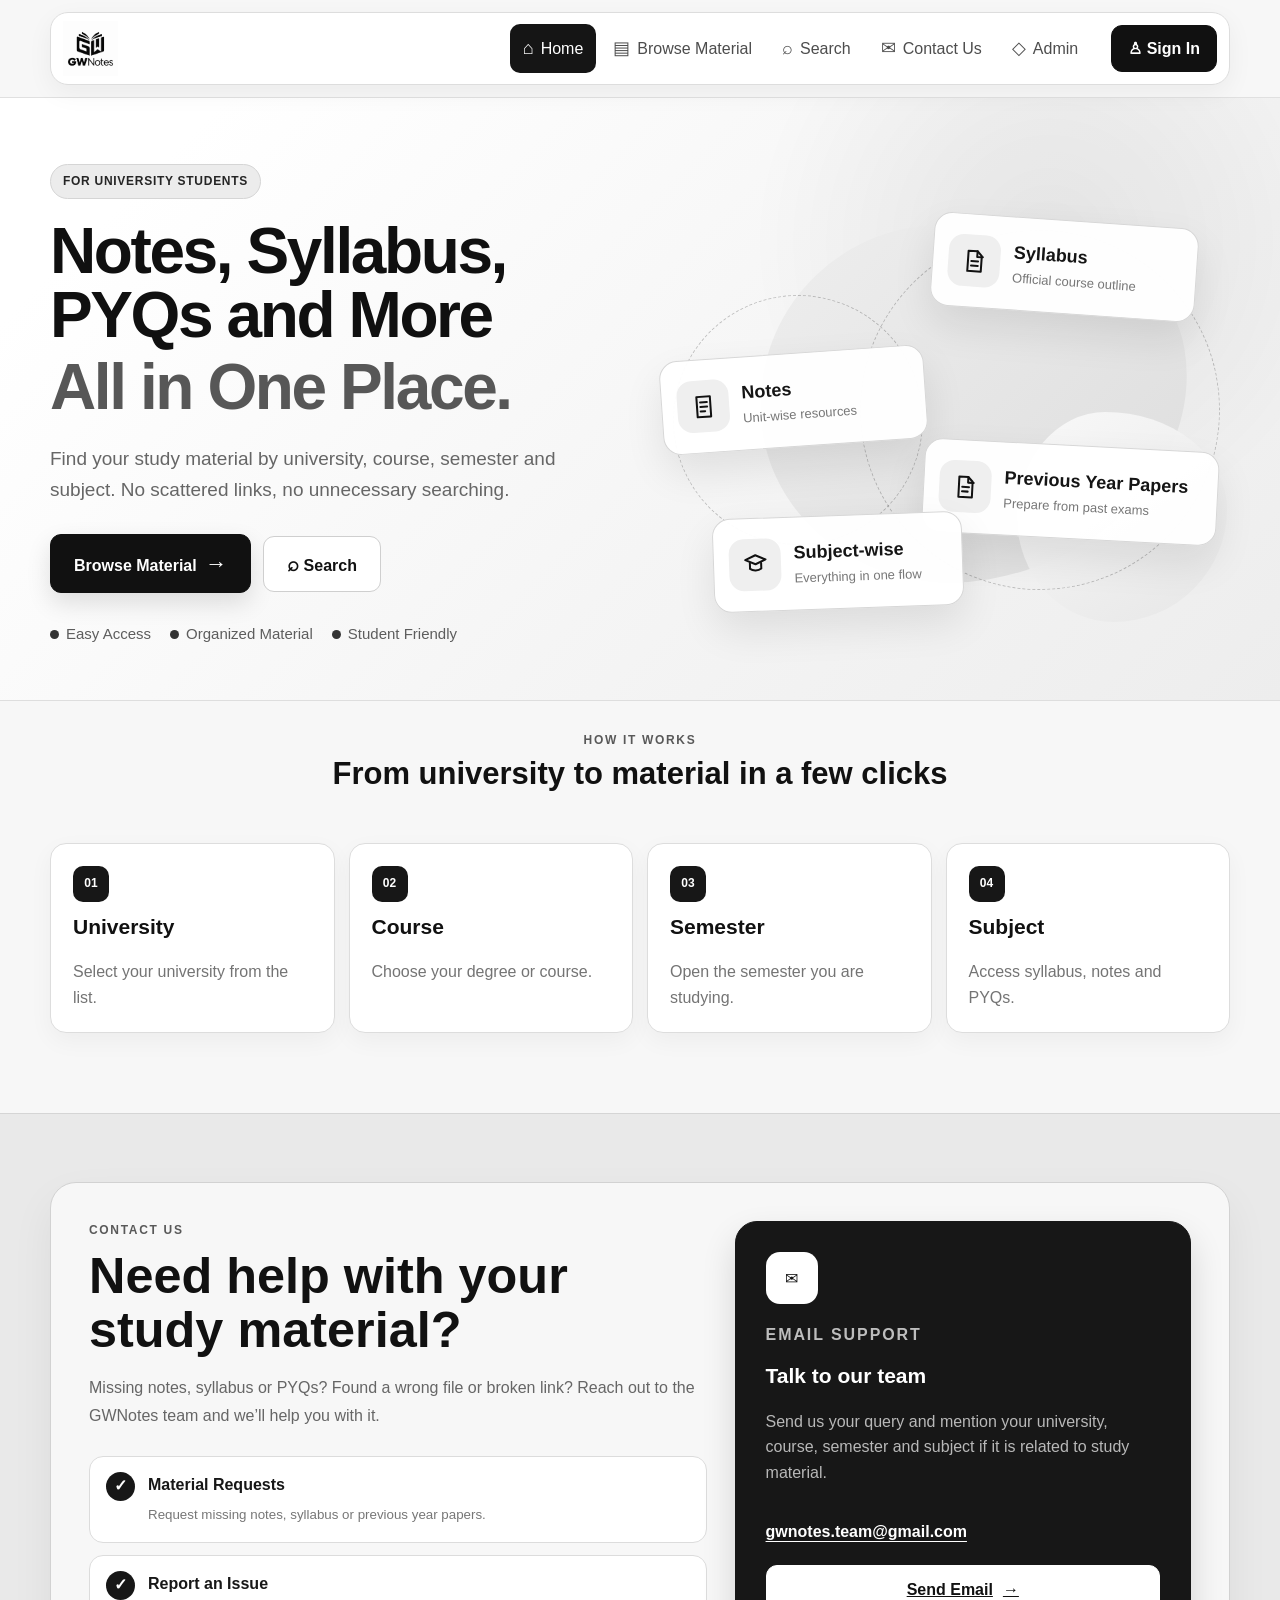
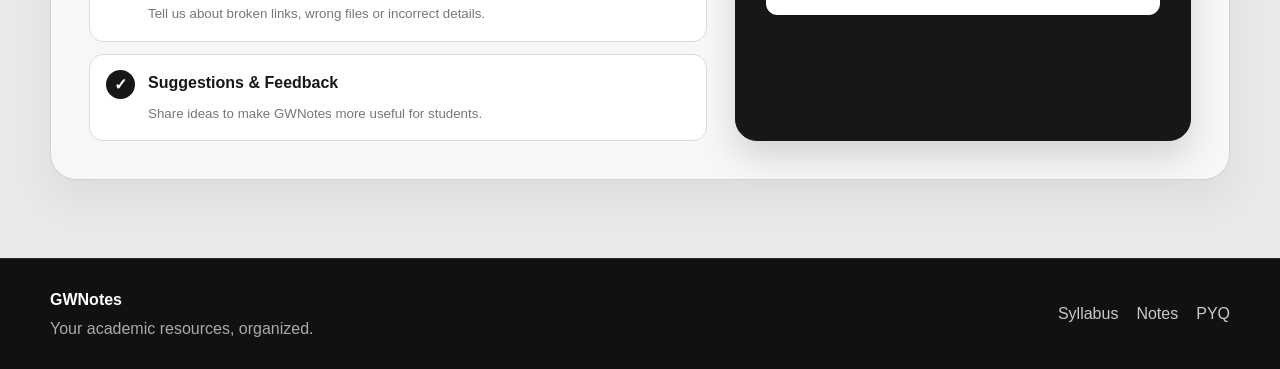
<file: frontend/index.html>
<!DOCTYPE html>
<html lang="en">
<head>
  <meta charset="UTF-8" />
  <meta name="viewport" content="width=device-width, initial-scale=1.0" />
  <meta name="description" content="GWNotes provides DCRUST B.Tech notes, syllabus and previous year question papers semester-wise and subject-wise." />
  <title>GWNotes | DCRUST B.Tech Notes, Syllabus & PYQs</title>
  <link rel="stylesheet" href="css/style.css" />

  <meta name="theme-color" content="#111111" />
  <meta name="robots" content="index, follow" />
  <meta property="og:title" content="GWNotes | DCRUST B.Tech Notes, Syllabus & PYQs" />
  <meta property="og:description" content="DCRUST B.Tech notes, syllabus and PYQs organized by semester and subject." />
  <meta property="og:type" content="website" />
  <link rel="icon" type="image/png" href="assets/gwnotes-logo.png" />

</head>
<body>
  <header class="site-header">
    <div class="container header-inner">
      <button class="brand" data-route="home" aria-label="GWNotes home">
        <img class="brand-logo" src="assets/gwnotes-logo.png" alt="GWNotes" />
      </button>

      <nav class="main-nav" aria-label="Main navigation">
        <button class="active" data-route="home">
          <span class="nav-icon">⌂</span><span>Home</span>
        </button>
        <button data-route="browse">
          <span class="nav-icon">▤</span><span>Browse Material</span>
        </button>
        <button data-route="search">
          <span class="nav-icon">⌕</span><span>Search</span>
        </button>
        <button type="button" onclick="document.getElementById('contactSection').scrollIntoView({ behavior: 'smooth', block: 'start' })">
          <span class="nav-icon">✉</span><span>Contact Us</span>
        </button>
        <button data-route="admin">
          <span class="nav-icon">◇</span><span>Admin</span>
        </button>
      </nav>

      <button class="header-login" data-route="admin">
        <span>♙</span> Sign In
      </button>
      <button class="menu-toggle" id="menuToggle" aria-label="Toggle navigation">☰</button>
    </div>
  </header>

  <main>
    <section id="homeView" class="view active-view">
      <div class="hero-shell">
        <div class="container hero">
          <div class="hero-copy">
            <div class="hero-badge">FOR UNIVERSITY STUDENTS</div>

            <h1>
              Notes, Syllabus,<br />
              PYQs and More
              <span>All in One Place.</span>
            </h1>

            <p class="hero-text">
              Find your study material by university, course, semester and subject.
              No scattered links, no unnecessary searching.
            </p>

            <div class="hero-actions">
              <button class="btn btn-primary" data-route="browse">
                Browse Material <span class="arrow">→</span>
              </button>
              <button class="btn btn-secondary" data-route="search">
                <span class="search-symbol">⌕</span> Search
              </button>
            </div>

            <div class="hero-trust">
              <span><i class="trust-dot blue"></i> Easy Access</span>
              <span><i class="trust-dot green"></i> Organized Material</span>
              <span><i class="trust-dot orange"></i> Student Friendly</span>
            </div>
          </div>

          <div class="hero-art" aria-label="Study material illustration">
            <div class="art-blob blob-one"></div>
            <div class="art-blob blob-two"></div>

            <div class="floating-card syllabus-card">
              <div class="doc-icon blue">
                <svg viewBox="0 0 24 24" aria-hidden="true">
                  <path d="M6 3h8l4 4v14H6z"></path>
                  <path d="M14 3v5h5M9 12h6M9 16h6"></path>
                </svg>
              </div>
              <div><strong>Syllabus</strong><span>Official course outline</span></div>
            </div>

            <div class="floating-card notes-card">
              <div class="doc-icon green">
                <svg viewBox="0 0 24 24" aria-hidden="true">
                  <path d="M6 3h12v18H6z"></path>
                  <path d="M9 8h6M9 12h6M9 16h4"></path>
                </svg>
              </div>
              <div><strong>Notes</strong><span>Unit-wise resources</span></div>
            </div>

            <div class="floating-card pyq-card">
              <div class="doc-icon orange">
                <svg viewBox="0 0 24 24" aria-hidden="true">
                  <path d="M6 3h8l4 4v14H6z"></path>
                  <path d="M14 3v5h5M9 12h6M9 16h5"></path>
                </svg>
              </div>
              <div><strong>Previous Year Papers</strong><span>Prepare from past exams</span></div>
            </div>

            <div class="floating-card subject-card-hero">
              <div class="doc-icon purple">
                <svg viewBox="0 0 24 24" aria-hidden="true">
                  <path d="M3 7l9-4 9 4-9 4z"></path>
                  <path d="M7 10v5c2.7 2 7.3 2 10 0v-5"></path>
                </svg>
              </div>
              <div><strong>Subject-wise</strong><span>Everything in one flow</span></div>
            </div>

            <div class="mini-orbit orbit-one"></div>
            <div class="mini-orbit orbit-two"></div>
          </div>
        </div>
      </div>

      <div class="container section-block home-how">
        <div class="section-heading centered-heading">
          <div>
            <p class="eyebrow">HOW IT WORKS</p>
            <h2>From university to material in a few clicks</h2>
          </div>
        </div>

        <div class="flow-grid">
          <article><span>01</span><h3>University</h3><p>Select your university from the list.</p></article>
          <article><span>02</span><h3>Course</h3><p>Choose your degree or course.</p></article>
          <article><span>03</span><h3>Semester</h3><p>Open the semester you are studying.</p></article>
          <article><span>04</span><h3>Subject</h3><p>Access syllabus, notes and PYQs.</p></article>
        </div>
      </div>
    </section><section id="browseView" class="view">
      <div class="container page-top">
        <p class="eyebrow">BROWSE</p>
        <h1>Find Study Material</h1>
        <p>Complete each step to reach your subject resources.</p>
      </div>

      <div class="container browser-shell">
        <div class="steps" id="browseSteps">
          <div class="step active"><span>1</span><b>University</b></div>
          <div class="step"><span>2</span><b>Course</b></div>
          <div class="step"><span>3</span><b>Semester</b></div>
          <div class="step"><span>4</span><b>Subject</b></div>
          <div class="step"><span>5</span><b>Material</b></div>
        </div>

        <div class="selection-summary" id="selectionSummary" hidden></div>

        <div class="browser-card" id="universityStep">
          <div class="card-number">Step 1</div>
          <h2>Select University</h2>
          <p class="muted">Choose your university to see the courses available on GWNotes.</p>
          <label class="field-label" for="universitySelect">University</label>
          <select id="universitySelect" class="form-control">
            <option value="">Loading universities...</option>
          </select>
          <div class="actions-right"><button class="btn btn-primary" id="universityNext" disabled>Next</button></div>
        </div>

        <div class="browser-card" id="courseStep" hidden>
          <div class="card-number">Step 2</div>
          <h2>Select Course</h2>
          <p class="muted">Only courses currently mapped to the selected university are shown.</p>
          <label class="field-label" for="courseSelect">Course / Degree</label>
          <select id="courseSelect" class="form-control"><option value="">Select course</option></select>
          <div class="actions-split"><button class="btn btn-secondary" data-browse-back="university">Back</button><button class="btn btn-primary" id="courseNext" disabled>Next</button></div>
        </div>

        <div class="browser-card" id="specializationStep" hidden>
          <div class="card-number">Optional</div>
          <h2>Select Branch / Specialization</h2>
          <p class="muted">This step appears only when a course has branches such as CSE, ECE or Mechanical.</p>
          <label class="field-label" for="specializationSelect">Branch / Specialization</label>
          <select id="specializationSelect" class="form-control"><option value="">Select specialization</option></select>
          <div class="actions-split"><button class="btn btn-secondary" data-browse-back="course">Back</button><button class="btn btn-primary" id="specializationNext" disabled>Next</button></div>
        </div>

        <div class="browser-card" id="semesterStep" hidden>
          <div class="card-number">Step 3</div>
          <h2>Select Semester</h2>
          <p class="muted">Semester count is loaded automatically from the selected course.</p>
          <label class="field-label" for="semesterSelect">Semester</label>
          <select id="semesterSelect" class="form-control"><option value="">Select semester</option></select>
          <div class="actions-split"><button class="btn btn-secondary" data-browse-back="course">Back</button><button class="btn btn-primary" id="semesterNext" disabled>Next</button></div>
        </div>

        <div class="browser-card" id="subjectStep" hidden>
          <div class="card-number">Step 4</div>
          <div class="section-heading compact"><div><h2>Select Subject</h2><p class="muted">Open a subject to view its study material.</p></div><button class="btn btn-secondary btn-small" data-browse-back="semester">Change Semester</button></div>
          <div id="subjectList" class="subject-list"></div>
        </div>

        <div class="browser-card material-view" id="materialStep" hidden>
          <div class="subject-header">
            <button class="text-button" data-browse-back="subjects">← Back to Subjects</button>
            <div><p class="eyebrow" id="subjectMeta">SUBJECT</p><h2 id="subjectTitle">Subject</h2><p id="subjectDescription" class="muted"></p></div>
          </div>
          <div class="material-tabs" role="tablist">
            <button class="material-tab active" data-material-tab="syllabus">Syllabus <span id="syllabusCount">0</span></button>
            <button class="material-tab" data-material-tab="notes">Notes <span id="notesCount">0</span></button>
            <button class="material-tab" data-material-tab="pyq">PYQ <span id="pyqCount">0</span></button>
          </div>
          <div id="materialList" class="material-list"></div>
        </div>
      </div>
    </section>

    <section id="searchView" class="view">
      <div class="container page-top">
        <p class="eyebrow">SEARCH</p>
        <h1>Search Academic Material</h1>
        <p>Search by university, course, subject code, subject name or material title.</p>
      </div>
      <div class="container search-shell">
        <form id="searchForm" class="search-box">
          <input id="searchInput" class="form-control" type="search" minlength="2" placeholder="Example: DBMS, BT302, Mathematics..." required />
          <button class="btn btn-primary" type="submit">Search</button>
        </form>
        <div id="searchResults" class="search-results">
          <div class="empty-state"><strong>Search GWNotes</strong><p>Enter at least two characters to begin.</p></div>
        </div>
      </div>
    </section>

    <section id="adminView" class="view">
      <div class="container page-top">
        <p class="eyebrow">ADMINISTRATION</p>
        <h1>GWNotes Admin</h1>
        <p>Manage academic structure and control which documents are published.</p>
      </div>

      <div class="container" id="adminLoginPanel">
        <div class="login-card">
          <div class="login-badge">ADMIN</div>
          <h2>Sign in</h2>
          <p class="muted">Use an authorized GWNotes administrator account.</p>
          <form id="adminLoginForm">
            <label class="field-label" for="adminEmail">Email</label>
            <input class="form-control" id="adminEmail" type="email" placeholder="Enter admin email" autocomplete="username" required />
            <label class="field-label" for="adminPassword">Password</label>
            <input class="form-control" id="adminPassword" type="password" autocomplete="current-password" required />
            <button class="btn btn-primary btn-full" type="submit">Login</button>
          </form>
          <p id="loginMessage" class="form-message"></p>
        </div>
      </div>

      <div class="container admin-shell" id="adminPanel" hidden>
        <aside class="admin-sidebar">
          <div class="admin-user"><div class="avatar">A</div><div><strong id="adminName">Administrator</strong><small id="adminRole">ADMIN</small></div></div>
          <button class="admin-nav active" data-admin-tab="dashboard">Dashboard</button>
          <button class="admin-nav" data-admin-tab="upload">Add Material</button>
          <button class="admin-nav" data-admin-tab="materials">Manage Materials</button>
          <button class="admin-nav super-admin-only" data-admin-tab="subjects">Subjects</button>
          <button class="admin-nav super-admin-only" data-admin-tab="structure">Academic Setup</button>
          <button class="admin-nav super-admin-only" data-admin-tab="uploaders">Uploaders</button>
          <button class="admin-nav super-admin-only" data-admin-tab="activity">Activity Logs</button>
          <button class="admin-nav logout" id="adminLogout">Logout</button>
        </aside>

        <div class="admin-content">
          <section class="admin-tab active" id="adminDashboardTab">
            <div class="admin-heading"><div><p class="eyebrow">OVERVIEW</p><h2>Dashboard</h2></div><button class="btn btn-secondary btn-small" id="refreshDashboard">Refresh</button></div>
            <div class="admin-stats" id="adminStats"></div>
            <div class="panel"><h3>Recent Materials</h3><div id="recentMaterials" class="simple-table-wrap"></div></div>
          </section>

          <section class="admin-tab" id="adminUploadTab">
            <div class="admin-heading"><div><p class="eyebrow">MATERIAL</p><h2>Add Study Material</h2></div></div>
            <form id="materialUploadForm" class="panel form-grid">
              <div class="full"><div class="notice">Choose the academic location first. You can either upload a file or save an external URL/path.</div></div>
              <div><label class="field-label">University</label><select id="uploadUniversity" class="form-control" required></select></div>
              <div><label class="field-label">Course</label><select id="uploadCourse" class="form-control" required></select></div>
              <div><label class="field-label">Branch (optional)</label><select id="uploadSpecialization" class="form-control"></select></div>
              <div><label class="field-label">Semester</label><select id="uploadSemester" class="form-control" required></select></div>
              <div class="full"><label class="field-label">Subject</label><select id="uploadSubject" class="form-control" required></select></div>
              <div><label class="field-label">Material Type</label><select id="materialType" class="form-control" required><option value="SYLLABUS">Syllabus</option><option value="NOTES">Notes</option><option value="PYQ">Previous Year Paper</option></select></div>
              <div><label class="field-label">Title</label><input id="materialTitle" class="form-control" required placeholder="Example: DBMS Unit 1 Notes" /></div>
              <div id="unitField"><label class="field-label">Unit Number</label><input id="materialUnit" class="form-control" type="number" min="1" placeholder="1" /></div>
              <div id="yearField" hidden><label class="field-label">Exam Year</label><input id="materialYear" class="form-control" type="number" min="1990" max="2100" placeholder="2025" /></div>
              <div class="full"><label class="field-label">Description</label><textarea id="materialDescription" class="form-control" rows="3" placeholder="Optional description"></textarea></div>
              <div class="full method-switch"><label><input type="radio" name="materialMethod" value="upload" checked /> Upload File</label><label><input type="radio" name="materialMethod" value="url" /> External URL / Path</label></div>
              <div class="full" id="fileInputWrap"><label class="field-label">Document</label><input id="materialFile" class="form-control file-input" type="file" accept=".pdf,.doc,.docx,.ppt,.pptx" /></div>
              <div class="full" id="urlInputWrap" hidden><label class="field-label">File URL / Path</label><input id="materialUrl" class="form-control" placeholder="https://... or /materials/..." /></div>
              <div class="full checkbox-row" id="publishImmediatelyWrap"><label><input id="materialPublished" type="checkbox" /> Publish immediately</label></div>
              <div class="full actions-right"><button class="btn btn-primary" type="submit">Save Material</button></div>
              <p class="full form-message" id="uploadMessage"></p>
            </form>
          </section>

          <section class="admin-tab" id="adminMaterialsTab">
            <div class="admin-heading"><div><p class="eyebrow">MATERIALS</p><h2>Manage Materials</h2></div><button class="btn btn-secondary btn-small" id="refreshMaterials">Refresh</button></div>
            <div class="panel filters-row">
              <input id="materialSearch" class="form-control" placeholder="Search material or subject" />
              <select id="materialFilterType" class="form-control"><option value="">All types</option><option value="SYLLABUS">Syllabus</option><option value="NOTES">Notes</option><option value="PYQ">PYQ</option></select>
              <select id="materialFilterPublished" class="form-control"><option value="">All status</option><option value="true">Published</option><option value="false">Unpublished</option></select>
              <button class="btn btn-primary" id="applyMaterialFilters" type="button">Apply</button>
            </div>
            <div class="panel simple-table-wrap" id="adminMaterialsTable"></div>
          </section>

          <section class="admin-tab" id="adminSubjectsTab">
            <div class="admin-heading"><div><p class="eyebrow">SUBJECTS</p><h2>Manage Subjects</h2></div></div>
            <form id="subjectCreateForm" class="panel form-grid">
              <div><label class="field-label">University</label><select id="subjectUniversity" class="form-control" required></select></div>
              <div><label class="field-label">Course</label><select id="subjectCourse" class="form-control" required></select></div>
              <div><label class="field-label">Branch (optional)</label><select id="subjectSpecialization" class="form-control"></select></div>
              <div><label class="field-label">Semester</label><select id="subjectSemester" class="form-control" required></select></div>
              <div><label class="field-label">Subject Name</label><input id="newSubjectName" class="form-control" required /></div>
              <div><label class="field-label">Subject Code</label><input id="newSubjectCode" class="form-control" required /></div>
              <div class="full"><label class="field-label">Description</label><textarea id="newSubjectDescription" class="form-control" rows="2"></textarea></div>
              <div class="full actions-right"><button class="btn btn-primary" type="submit">Add Subject</button></div>
              <p class="full form-message" id="subjectMessage"></p>
            </form>
            <div class="panel"><h3>Subjects in selected semester</h3><div id="adminSubjectList" class="subject-list admin-subject-list"></div></div>
          </section>

          <section class="admin-tab" id="adminStructureTab">
            <div class="admin-heading"><div><p class="eyebrow">STRUCTURE</p><h2>Academic Setup</h2></div></div>
            <div class="setup-grid">
              <form id="universityCreateForm" class="panel compact-form"><h3>Add University</h3><label class="field-label">Name</label><input id="newUniversityName" class="form-control" required /><label class="field-label">Short Name</label><input id="newUniversityShort" class="form-control" required /><label class="field-label">Location</label><input id="newUniversityLocation" class="form-control" /><button class="btn btn-primary" type="submit">Add University</button><p class="form-message" id="universityMessage"></p></form>
              <form id="courseCreateForm" class="panel compact-form"><h3>Add Course</h3><label class="field-label">Full Name</label><input id="newCourseName" class="form-control" required /><label class="field-label">Short Name</label><input id="newCourseShort" class="form-control" required /><label class="field-label">Default Semesters</label><input id="newCourseSemesters" class="form-control" type="number" min="1" value="8" required /><button class="btn btn-primary" type="submit">Add Course</button><p class="form-message" id="courseMessage"></p></form>
              <form id="mappingCreateForm" class="panel compact-form"><h3>Map Course to University</h3><label class="field-label">University</label><select id="mapUniversity" class="form-control" required></select><label class="field-label">Course</label><select id="mapCourse" class="form-control" required></select><label class="field-label">Total Semesters</label><input id="mapSemesters" class="form-control" type="number" min="1" value="8" required /><button class="btn btn-primary" type="submit">Create Mapping</button><p class="form-message" id="mappingMessage"></p></form>
              <form id="specializationCreateForm" class="panel compact-form"><h3>Add Branch / Specialization</h3><label class="field-label">University</label><select id="branchUniversity" class="form-control" required></select><label class="field-label">Course</label><select id="branchCourse" class="form-control" required></select><label class="field-label">Branch Name</label><input id="branchName" class="form-control" placeholder="Computer Science and Engineering" required /><label class="field-label">Short Name</label><input id="branchShort" class="form-control" placeholder="CSE" required /><button class="btn btn-primary" type="submit">Add Branch</button><p class="form-message" id="branchMessage"></p></form>
            </div>
          </section>

          <section class="admin-tab" id="adminUploadersTab">
            <div class="admin-heading"><div><p class="eyebrow">ACCESS</p><h2>Uploader Accounts</h2></div><button class="btn btn-secondary btn-small" id="refreshUploaders" type="button">Refresh</button></div>
            <form id="uploaderCreateForm" class="panel form-grid">
              <div><label class="field-label">Name</label><input id="uploaderName" class="form-control" required placeholder="Uploader name" /></div>
              <div><label class="field-label">Email</label><input id="uploaderEmail" class="form-control" type="email" required placeholder="uploader@example.com" /></div>
              <div><label class="field-label">Temporary Password</label><input id="uploaderPassword" class="form-control" type="password" minlength="8" required placeholder="Minimum 8 characters" /></div>
              <div class="actions-right"><button class="btn btn-primary" type="submit">Create Uploader</button></div>
              <p class="full form-message" id="uploaderMessage"></p>
            </form>
            <div class="panel simple-table-wrap" id="uploadersTable"></div>
          </section>

          <section class="admin-tab" id="adminActivityTab">
            <div class="admin-heading"><div><p class="eyebrow">MONITORING</p><h2>Activity & Login History</h2></div><button class="btn btn-secondary btn-small" id="refreshActivity" type="button">Refresh</button></div>
            <div class="panel"><h3>Recent Activity</h3><div class="simple-table-wrap" id="activityLogsTable"></div></div>
            <div class="panel"><h3>Login History</h3><div class="simple-table-wrap" id="loginHistoryTable"></div></div>
          </section>

        </div>
      </div>
    </section>
  </main>



  <section id="contactSection" class="contact-section">
    <div class="container">
      <div class="contact-shell">
        <div class="contact-copy">
          <p class="eyebrow">CONTACT US</p>
          <h2>Need help with your study material?</h2>
          <p>
            Missing notes, syllabus or PYQs? Found a wrong file or broken link?
            Reach out to the GWNotes team and we’ll help you with it.
          </p>

          <div class="contact-points">
            <div class="contact-point">
              <span class="contact-point-icon">✓</span>
              <div>
                <strong>Material Requests</strong>
                <small>Request missing notes, syllabus or previous year papers.</small>
              </div>
            </div>

            <div class="contact-point">
              <span class="contact-point-icon">✓</span>
              <div>
                <strong>Report an Issue</strong>
                <small>Tell us about broken links, wrong files or incorrect details.</small>
              </div>
            </div>

            <div class="contact-point">
              <span class="contact-point-icon">✓</span>
              <div>
                <strong>Suggestions & Feedback</strong>
                <small>Share ideas to make GWNotes more useful for students.</small>
              </div>
            </div>
          </div>
        </div>

        <div class="contact-card">
          <div class="contact-card-icon">✉</div>
          <p class="contact-card-label">EMAIL SUPPORT</p>
          <h3>Talk to our team</h3>
          <p class="muted">
            Send us your query and mention your university, course, semester
            and subject if it is related to study material.
          </p>

          <a class="contact-email" href="https://mail.google.com/mail/?view=cm&fs=1&to=gwnotes.team@gmail.com&su=GWNotes%20Support&body=Hello%20GWNotes%20Team%2C%0A%0AUniversity%3A%20%0ACourse%3A%20%0ASemester%3A%20%0ASubject%3A%20%0A%0AQuery%3A%20" target="_blank" rel="noopener noreferrer">
            gwnotes.team@gmail.com
          </a>

          <a class="btn btn-primary contact-mail-btn"
             href="https://mail.google.com/mail/?view=cm&fs=1&to=gwnotes.team@gmail.com&su=GWNotes%20Support&body=Hello%20GWNotes%20Team%2C%0A%0AUniversity%3A%20%0ACourse%3A%20%0ASemester%3A%20%0ASubject%3A%20%0A%0AQuery%3A%20" target="_blank" rel="noopener noreferrer">
            Send Email <span>→</span>
          </a>
        </div>
      </div>
    </div>
  </section>

  <div id="toast" class="toast" role="status" aria-live="polite"></div>

  <footer class="site-footer">
    <div class="container footer-inner"><div><strong>GWNotes</strong><p>Your academic resources, organized.</p></div><div><span>Syllabus</span><span>Notes</span><span>PYQ</span></div></div>
  </footer>

  <script src="js/config.js"></script>
  <script src="js/api.js"></script>
  <script src="js/app.js"></script>
  <script src="js/admin.js"></script>
</body>
</html>
</file>
<file: frontend/css/style.css>
:root {
  --black: #0f0f0f;
  --charcoal: #1b1b1b;
  --dark-grey: #2d2d2d;
  --grey: #707070;
  --mid-grey: #a7a7a7;
  --line: #dddddd;
  --line-dark: #c7c7c7;
  --soft: #f1f1f1;
  --paper: #f7f7f7;
  --white: #ffffff;
  --danger: #8b1e1e;
  --success: #2f5d3a;
  --shadow: 0 16px 44px rgba(0,0,0,.08);
  --radius: 18px;
}

* { box-sizing: border-box; }
html { scroll-behavior: smooth; }
body {
  margin: 0;
  background: var(--paper);
  color: var(--black);
  font-family: "Segoe UI", Arial, Helvetica, sans-serif;
  font-size: 16px;
  line-height: 1.6;
}
button, input, select, textarea { font: inherit; }
button { cursor: pointer; }
a { color: var(--black); }
[hidden] { display: none !important; }
svg {
  width: 1em; height: 1em;
  fill: none; stroke: currentColor; stroke-width: 1.8;
  stroke-linecap: round; stroke-linejoin: round;
}
.container { width: min(1180px, calc(100% - 36px)); margin: 0 auto; }

/* Header */
.site-header {
  position: sticky; top: 0; z-index: 50;
  padding: 12px 0;
  background: rgba(247,247,247,.92);
  backdrop-filter: blur(14px);
  border-bottom: 1px solid #e0e0e0;
}
.header-inner {
  min-height: 68px;
  display: flex; align-items: center; gap: 20px;
  padding: 8px 12px;
  background: #fff;
  border: 1px solid var(--line);
  border-radius: 18px;
  box-shadow: 0 8px 26px rgba(0,0,0,.05);
}
.brand {
  border: 0; background: transparent; padding: 0;
  display: flex; align-items: center; min-width: max-content;
}
.brand-logo {
  width: 150px;
  height: 55px;
  object-fit: contain;
  object-position: left center;
  display: block;
}
.main-nav {
  margin-left: auto;
  display: flex; align-items: center; gap: 4px;
}
.main-nav button {
  border: 0;
  background: transparent;
  color: #4d4d4d;
  padding: 10px 13px;
  border-radius: 10px;
  display: flex; align-items: center; gap: 7px;
  transition: .18s ease;
}
.main-nav button:hover,
.main-nav button.active {
  color: #fff;
  background: #151515;
}
.nav-icon { font-size: 18px; }
.header-login {
  border: 1px solid #111;
  background: #111;
  color: #fff;
  border-radius: 11px;
  padding: 10px 16px;
  font-weight: 700;
}
.header-login:hover { background: #303030; }
.menu-toggle {
  display: none;
  margin-left: auto;
  border: 1px solid var(--line-dark);
  background: #fff;
  color: #111;
  border-radius: 10px;
  padding: 8px 12px;
  font-size: 20px;
}

/* Views */
.view { display: none; min-height: calc(100vh - 150px); }
.active-view { display: block; }

/* Hero */
.hero-shell {
  overflow: hidden;
  background:
    radial-gradient(circle at 82% 24%, rgba(0,0,0,.07), transparent 26%),
    linear-gradient(135deg, #ffffff 12%, #f5f5f5 58%, #ededed 100%);
  border-bottom: 1px solid #dedede;
}
.hero {
  min-height: 580px;
  padding: 66px 0 54px;
  display: grid;
  grid-template-columns: .93fr 1.07fr;
  align-items: center;
  gap: 64px;
}
.hero-badge,
.card-number {
  display: inline-flex;
  color: #252525;
  background: #ececec;
  border: 1px solid #d5d5d5;
  border-radius: 999px;
  padding: 7px 12px;
  font-size: 12px;
  font-weight: 800;
  letter-spacing: .06em;
  margin-bottom: 20px;
}
.hero h1 {
  margin: 0;
  color: #101010;
  font-size: clamp(45px,5vw,68px);
  line-height: 1;
  letter-spacing: -2.4px;
  max-width: 650px;
}
.hero h1 span {
  display: block;
  color: #575757;
  margin-top: 8px;
}
.hero-text {
  max-width: 610px;
  margin: 25px 0 0;
  color: #666;
  font-size: 19px;
}
.hero-actions {
  display: flex; align-items: center; gap: 12px;
  flex-wrap: wrap; margin-top: 29px;
}
.hero-trust {
  margin-top: 29px;
  display: flex; flex-wrap: wrap; gap: 19px;
  color: #5d5d5d; font-size: 15px;
}
.hero-trust span { display: flex; align-items: center; gap: 7px; }
.trust-dot {
  width: 9px; height: 9px; border-radius: 50%;
  display: inline-block; background: #333 !important;
}

/* Buttons */
.btn {
  border: 1px solid transparent;
  border-radius: 11px;
  padding: 11px 19px;
  font-weight: 700;
  transition: .18s ease;
}
.hero .btn { min-height: 52px; padding-inline: 23px; }
.btn:hover { transform: translateY(-1px); }
.btn-primary {
  background: #111;
  color: #fff;
  border-color: #111;
  box-shadow: 0 10px 24px rgba(0,0,0,.12);
}
.btn-primary:hover { background: #303030; border-color: #303030; }
.btn-primary:disabled { opacity: .4; cursor: not-allowed; transform: none; }
.btn-secondary {
  background: #fff;
  color: #111;
  border-color: #cfcfcf;
}
.btn-secondary:hover { background: #ededed; border-color: #aaa; }
.btn-small { padding: 7px 12px; font-size: 14px; }
.btn-full { width: 100%; margin-top: 18px; }
.btn-danger { background: var(--danger); color: #fff; border-color: var(--danger); }
.arrow { font-size: 22px; margin-left: 4px; }
.search-symbol { font-size: 20px; }

/* Hero art */
.hero-art { min-height: 460px; position: relative; }
.art-blob {
  position: absolute;
  border-radius: 42% 58% 54% 46% / 50% 46% 54% 50%;
}
.blob-one {
  width: 430px; height: 360px; right: 40px; top: 44px;
  background: linear-gradient(145deg,#eeeeee,#dddddd);
  transform: rotate(-10deg);
}
.blob-two {
  width: 210px; height: 210px; right: 3px; bottom: 13px;
  background: linear-gradient(145deg,#fafafa,#e6e6e6);
  opacity: .95;
}
.floating-card {
  position: absolute; z-index: 3;
  display: flex; align-items: center; gap: 13px;
  width: 265px; min-height: 94px; padding: 15px;
  background: rgba(255,255,255,.97);
  border: 1px solid #d7d7d7;
  border-radius: 18px;
  box-shadow: 0 18px 40px rgba(0,0,0,.09);
}
.floating-card strong { display: block; color: #151515; font-size: 18px; }
.floating-card span { display: block; color: #777; font-size: 13px; margin-top: 1px; }
.doc-icon {
  flex: 0 0 52px; width: 52px; height: 52px;
  display: grid; place-items: center;
  border-radius: 15px;
  color: #111 !important;
  background: #efefef !important;
}
.doc-icon svg { width: 27px; height: 27px; }
.syllabus-card { top: 45px; right: 33px; transform: rotate(4deg); }
.notes-card { top: 178px; left: 28px; transform: rotate(-4deg); }
.pyq-card { top: 270px; right: 12px; transform: rotate(3deg); width: 295px; }
.subject-card-hero { top: 340px; left: 80px; transform: rotate(-2deg); width: 250px; }
.mini-orbit {
  position: absolute; border-radius: 50%;
  border: 1px dashed rgba(0,0,0,.22);
}
.orbit-one { width: 360px; height: 360px; right: 10px; top: 55px; }
.orbit-two { width: 250px; height: 250px; left: 40px; top: 120px; }

/* Shared typography */
.eyebrow {
  margin: 0 0 7px;
  color: #595959;
  font-size: 12px;
  font-weight: 800;
  letter-spacing: .14em;
}
h1,h2,h3 { margin-top: 0; line-height: 1.12; color: #111; }
h2 { font-size: 31px; }
h3 { font-size: 21px; }
.section-block { padding: 30px 0 80px; }
.section-heading {
  display: flex; justify-content: space-between; align-items: end;
  gap: 20px; margin-bottom: 25px;
}
.section-heading.compact { align-items: center; }
.centered-heading { justify-content: center; text-align: center; }

.flow-grid {
  display: grid; grid-template-columns: repeat(4,1fr); gap: 14px;
}
.flow-grid article {
  background: #fff;
  border: 1px solid var(--line);
  padding: 22px;
  border-radius: 16px;
  box-shadow: 0 8px 24px rgba(0,0,0,.045);
}
.flow-grid article > span {
  display: inline-grid; place-items: center;
  width: 36px; height: 36px;
  color: #fff; background: #171717;
  border-radius: 10px; font-size: 12px; font-weight: 800;
  margin-bottom: 13px;
}
.flow-grid p { color: #747474; margin-bottom: 0; }

/* Browse/Search/Admin */
.page-top { padding: 52px 0 26px; }
.page-top h1 { font-size: 44px; margin-bottom: 8px; }
.page-top > p:last-child { color: #777; margin-top: 0; }
.browser-shell,.search-shell { padding-bottom: 80px; }

.steps {
  display: grid; grid-template-columns: repeat(5,1fr);
  gap: 0; margin: 12px 0 22px;
}
.step {
  border-bottom: 3px solid #dedede;
  padding: 8px 3px 13px;
  color: #888;
  display: flex; align-items: center; gap: 8px;
}
.step span {
  width: 27px; height: 27px; border-radius: 50%;
  background: #eaeaea; display: grid; place-items: center;
  font-size: 12px;
}
.step.active { color: #111; border-color: #111; }
.step.active span { background: #111; color: #fff; }

.browser-card,.panel,.login-card {
  background: #fff;
  border: 1px solid var(--line);
  border-radius: var(--radius);
  box-shadow: var(--shadow);
  padding: 30px;
}
.browser-card { max-width: 860px; margin: 0 auto; }
.muted { color: #757575; }
.field-label { display: block; margin: 16px 0 6px; font-weight: 700; color: #333; }
.form-control {
  width: 100%;
  border: 1px solid var(--line-dark);
  background: #fff; color: #151515;
  border-radius: 10px;
  min-height: 46px;
  padding: 9px 12px;
  outline: none;
}
.form-control:focus {
  border-color: #111;
  box-shadow: 0 0 0 3px rgba(0,0,0,.09);
}
textarea.form-control { resize: vertical; }
.file-input { padding: 7px; }

.actions-right { margin-top: 22px; display: flex; justify-content: flex-end; }
.actions-split { margin-top: 22px; display: flex; justify-content: space-between; gap: 15px; }
.selection-summary {
  margin: 0 auto 16px; max-width: 860px;
  color: #444; background: #efefef;
  border: 1px solid #d8d8d8;
  border-radius: 10px; padding: 10px 14px;
}

.subject-list { display: grid; gap: 12px; margin-top: 20px; }
.subject-card {
  display: flex; align-items: center; justify-content: space-between;
  gap: 20px; padding: 17px 18px;
  border: 1px solid var(--line);
  border-left: 4px solid #111;
  border-radius: 12px; background: #fff;
}
.subject-card:hover { background: #f2f2f2; }
.subject-card h3 { margin: 0 0 3px; font-size: 20px; }
.subject-card p { margin: 0; color: #777; font-size: 15px; }

.text-button {
  border: 0; background: transparent; padding: 0;
  color: #111; font-weight: 700; margin-bottom: 22px;
}
.material-tabs {
  display: flex; gap: 8px;
  border-bottom: 1px solid var(--line);
  margin-top: 24px; overflow-x: auto;
}
.material-tab {
  border: 0; background: transparent;
  padding: 12px 16px;
  border-bottom: 3px solid transparent;
  white-space: nowrap; color: #666;
}
.material-tab.active { color: #111; border-color: #111; font-weight: 700; }
.material-tab span {
  display: inline-grid; place-items: center;
  min-width: 24px; height: 21px; padding: 0 6px;
  border-radius: 20px; background: #e8e8e8;
  font-size: 12px;
}
.material-list { display: grid; gap: 12px; padding-top: 18px; }
.material-item {
  border: 1px solid var(--line);
  border-radius: 11px; padding: 17px;
  display: flex; justify-content: space-between; align-items: center; gap: 20px;
  background: #fff;
}
.material-item h3 { margin: 0 0 4px; font-size: 19px; }
.material-meta { color: #777; font-size: 14px; }

.empty-state {
  text-align: center; padding: 45px 20px;
  color: #777; border: 1px dashed #ccc;
  border-radius: 12px; background: #fff;
}
.empty-state strong { color: #111; font-size: 21px; }

.search-box {
  background: #fff; border: 1px solid var(--line);
  padding: 18px; display: grid;
  grid-template-columns: 1fr auto; gap: 10px;
  border-radius: var(--radius);
}
.search-results { display: grid; gap: 12px; margin-top: 18px; }
.search-result {
  background: #fff; border: 1px solid var(--line);
  border-radius: 12px; padding: 17px;
}
.search-result h3 { margin: 0 0 4px; }
.search-result p { margin: 4px 0; color: #777; }
.search-badge {
  color: #fff; background: #222;
  font-size: 12px; padding: 3px 7px;
  border-radius: 6px; font-weight: 700;
}

/* Login/Admin */
.login-card { max-width: 500px; margin: 0 auto 80px; }
.login-badge {
  display: inline-block;
  padding: 4px 9px;
  background: #111; color: #fff;
  font-size: 12px; font-weight: 700;
  border-radius: 6px; margin-bottom: 10px;
}
.form-message { margin: 12px 0 0; color: var(--danger); }
.form-message.success { color: var(--success); }

.admin-shell {
  display: grid; grid-template-columns: 230px 1fr;
  gap: 20px; padding-bottom: 80px; align-items: start;
}
.admin-sidebar {
  background: #fff; border: 1px solid var(--line);
  border-radius: var(--radius); padding: 14px;
  position: sticky; top: 110px;
}
.admin-user {
  display: flex; align-items: center; gap: 10px;
  padding: 9px 7px 17px;
  border-bottom: 1px solid var(--line);
  margin-bottom: 9px;
}
.admin-user small { display: block; color: #777; }
.avatar {
  width: 38px; height: 38px; border-radius: 50%;
  background: #111; color: #fff;
  display: grid; place-items: center; font-weight: 700;
}
.admin-nav {
  width: 100%; text-align: left;
  border: 0; background: transparent;
  padding: 10px 11px; margin: 2px 0;
  border-radius: 8px; color: #222;
}
.admin-nav:hover { background: #ededed; }
.admin-nav.active { background: #111; color: #fff; font-weight: 700; }
.admin-nav.logout {
  color: #555; margin-top: 12px;
  border-top: 1px solid var(--line);
  border-radius: 0; padding-top: 14px;
}
.admin-content { min-width: 0; }
.admin-tab { display: none; }
.admin-tab.active { display: block; }
.admin-heading {
  display: flex; align-items: center; justify-content: space-between;
  gap: 14px; margin-bottom: 18px;
}
.admin-heading h2 { margin-bottom: 0; }

.admin-stats {
  display: grid; grid-template-columns: repeat(4,1fr);
  gap: 12px; margin-bottom: 18px;
}
.admin-stat {
  background: #fff; border: 1px solid var(--line);
  padding: 18px; border-radius: 12px;
}
.admin-stat strong { display: block; color: #111; font-size: 29px; }
.admin-stat span { color: #777; font-size: 14px; }

.panel { margin-bottom: 18px; box-shadow: none; }
.form-grid {
  display: grid;
  grid-template-columns: repeat(2,minmax(0,1fr));
  gap: 5px 18px;
}
.form-grid .full { grid-column: 1 / -1; }
.notice {
  background: #f0f0f0;
  border-left: 4px solid #111;
  padding: 11px 13px; color: #555;
}
.method-switch { display: flex; gap: 24px; margin-top: 12px; }
.checkbox-row { margin-top: 9px; }
.filters-row {
  display: grid;
  grid-template-columns: 1fr 170px 170px auto;
  gap: 9px;
}
.simple-table-wrap { overflow-x: auto; }
table { width: 100%; border-collapse: collapse; min-width: 700px; }
th,td {
  border-bottom: 1px solid var(--line);
  padding: 10px 8px; text-align: left; vertical-align: middle;
}
th {
  color: #555; background: #f1f1f1;
  font-size: 12px; letter-spacing: .03em;
}
.status {
  display: inline-block; border-radius: 20px;
  padding: 3px 8px; font-size: 11px; font-weight: 700;
}
.status.published { color: #294b31; background: #e7efe9; }
.status.unpublished { color: #6b4545; background: #efe7e7; }
.table-actions { display: flex; gap: 6px; flex-wrap: wrap; }
.table-btn {
  border: 1px solid var(--line-dark);
  background: #fff; color: #111;
  border-radius: 6px; padding: 5px 8px; font-size: 13px;
}
.table-btn:hover { background: #ededed; }

.setup-grid {
  display: grid;
  grid-template-columns: repeat(2,minmax(0,1fr));
  gap: 16px;
}
.compact-form h3 { border-bottom: 1px solid var(--line); padding-bottom: 11px; }
.compact-form .btn { margin-top: 18px; }
.admin-subject-list .subject-card { padding: 12px 15px; }

/* Contact */
.contact-section {
  padding: 68px 0 78px;
  background: #e9e9e9;
  border-top: 1px solid #d5d5d5;
}
.contact-shell {
  display: grid;
  grid-template-columns: minmax(0,1.15fr) minmax(320px,.85fr);
  gap: 28px;
  padding: 38px;
  background: #f7f7f7;
  border: 1px solid #d2d2d2;
  border-radius: 26px;
  box-shadow: 0 18px 44px rgba(0,0,0,.06);
}
.contact-copy h2 {
  margin: 8px 0 14px;
  color: #111;
  font-size: clamp(2rem,4vw,3.15rem);
  line-height: 1.08;
}
.contact-copy > p:not(.eyebrow) {
  color: #666; line-height: 1.75;
}
.contact-points { display: grid; gap: 12px; margin-top: 26px; }
.contact-point {
  display: flex; align-items: flex-start; gap: 13px;
  padding: 15px 16px;
  background: #fff; border: 1px solid #dcdcdc;
  border-radius: 14px;
}
.contact-point-icon {
  width: 29px; height: 29px; flex: 0 0 29px;
  display: grid; place-items: center;
  border-radius: 50%; background: #171717;
  color: #fff; font-weight: 800;
}
.contact-point strong { display: block; color: #171717; margin-bottom: 4px; }
.contact-point small { color: #777; line-height: 1.5; }
.contact-card {
  padding: 30px;
  background: #171717;
  border: 1px solid #171717;
  border-radius: 22px;
  box-shadow: 0 16px 34px rgba(0,0,0,.14);
}
.contact-card-icon {
  width: 52px; height: 52px;
  display: grid; place-items: center;
  background: #fff; color: #111;
  border-radius: 14px; margin-bottom: 18px;
}
.contact-card-label {
  color: #bdbdbd; font-weight: 800; letter-spacing: .12em;
}
.contact-card h3 { color: #fff; }
.contact-card .muted { color: #b8b8b8; }
.contact-email {
  position: relative; z-index: 1;
  display: inline-block;
  margin: 18px 0 20px;
  color: #fff;
  font-weight: 700;
  text-decoration: underline;
  text-underline-offset: 4px;
  word-break: break-word;
}
.contact-mail-btn {
  width: 100%;
  display: inline-flex;
  align-items: center;
  justify-content: center;
  gap: 10px;
  background: #fff !important;
  color: #111 !important;
  border-color: #fff !important;
  box-shadow: none !important;
}
.contact-mail-btn:hover {
  background: #dcdcdc !important;
  border-color: #dcdcdc !important;
}

/* Toast/Footer */
.toast {
  position: fixed; z-index: 100;
  right: 20px; bottom: 20px;
  max-width: 360px;
  background: #171717; color: #fff;
  padding: 12px 15px;
  border-radius: 9px;
  box-shadow: var(--shadow);
  transform: translateY(120px);
  opacity: 0; transition: .25s ease;
}
.toast.show { transform: translateY(0); opacity: 1; }
.toast.error { background: #6f2020; }

.site-footer {
  border-top: 1px solid #2b2b2b;
  background: #111;
  color: #fff;
}
.footer-inner {
  min-height: 110px;
  display: flex; align-items: center;
  justify-content: space-between; gap: 20px;
}
.footer-inner p { margin: 3px 0 0; color: #aaa; }
.footer-inner > div:last-child { display: flex; gap: 18px; color: #c9c9c9; }
.loading { padding: 26px; text-align: center; color: #777; }

/* Responsive */
@media (max-width: 980px) {
  .header-login { display: none; }
  .hero { grid-template-columns: 1fr; gap: 18px; padding-top: 45px; }
  .hero-copy { text-align: center; }
  .hero h1,.hero-text { margin-left: auto; margin-right: auto; }
  .hero-actions,.hero-trust { justify-content: center; }
  .hero-art { max-width: 620px; width: 100%; margin: 0 auto; min-height: 430px; }
  .flow-grid { grid-template-columns: repeat(2,1fr); }
  .admin-shell { grid-template-columns: 1fr; }
  .admin-sidebar {
    position: static; display: flex; gap: 5px; overflow-x: auto;
  }
  .admin-user { display: none; }
  .admin-nav { min-width: max-content; width: auto; }
  .admin-nav.logout { border-top: 0; margin-top: 2px; padding-top: 10px; }
  .admin-stats { grid-template-columns: repeat(2,1fr); }
  .filters-row { grid-template-columns: 1fr 1fr; }
  .contact-shell { grid-template-columns: 1fr; }
}

@media (max-width: 760px) {
  body { font-size: 15px; }
  .site-header { padding: 8px 0; }
  .header-inner { min-height: 62px; }
  .brand-logo { width: 128px; height: 46px; }
  .main-nav {
    display: none;
    position: absolute;
    left: 18px; right: 18px; top: 78px;
    background: #fff;
    border: 1px solid var(--line);
    border-radius: 13px;
    padding: 8px;
    box-shadow: var(--shadow);
  }
  .main-nav.open { display: grid; }
  .main-nav button { text-align: left; justify-content: flex-start; }
  .menu-toggle { display: block; }

  .hero { min-height: auto; padding: 42px 0 28px; }
  .hero h1 { font-size: clamp(38px,12vw,52px); letter-spacing: -1.5px; }
  .hero-text { font-size: 17px; }
  .hero-art { min-height: 400px; }
  .floating-card { width: 220px; min-height: 82px; padding: 12px; }
  .floating-card strong { font-size: 16px; }
  .floating-card span { font-size: 12px; }
  .doc-icon { width: 44px; height: 44px; flex-basis: 44px; }
  .syllabus-card { right: 5px; }
  .notes-card { left: 3px; top: 150px; }
  .pyq-card { right: 0; top: 245px; width: 240px; }
  .subject-card-hero { left: 23px; top: 320px; width: 215px; }
  .blob-one { width: 330px; height: 310px; right: -35px; }
  .orbit-one { width: 300px; height: 300px; right: -40px; }

  .flow-grid,.admin-stats,.setup-grid,.form-grid { grid-template-columns: 1fr; }
  .form-grid .full { grid-column: auto; }
  .page-top h1 { font-size: 36px; }
  .steps { grid-template-columns: repeat(5,minmax(90px,1fr)); overflow-x: auto; }
  .step b { display: none; }
  .browser-card,.panel,.login-card { padding: 20px; }
  .subject-card,.material-item { align-items: flex-start; flex-direction: column; }
  .search-box { grid-template-columns: 1fr; }
  .filters-row { grid-template-columns: 1fr; }
  .contact-shell { padding: 20px; border-radius: 18px; }
  .contact-card { padding: 22px; }
  .footer-inner {
    align-items: flex-start;
    flex-direction: column;
    padding: 26px 0;
  }
}
</file>
